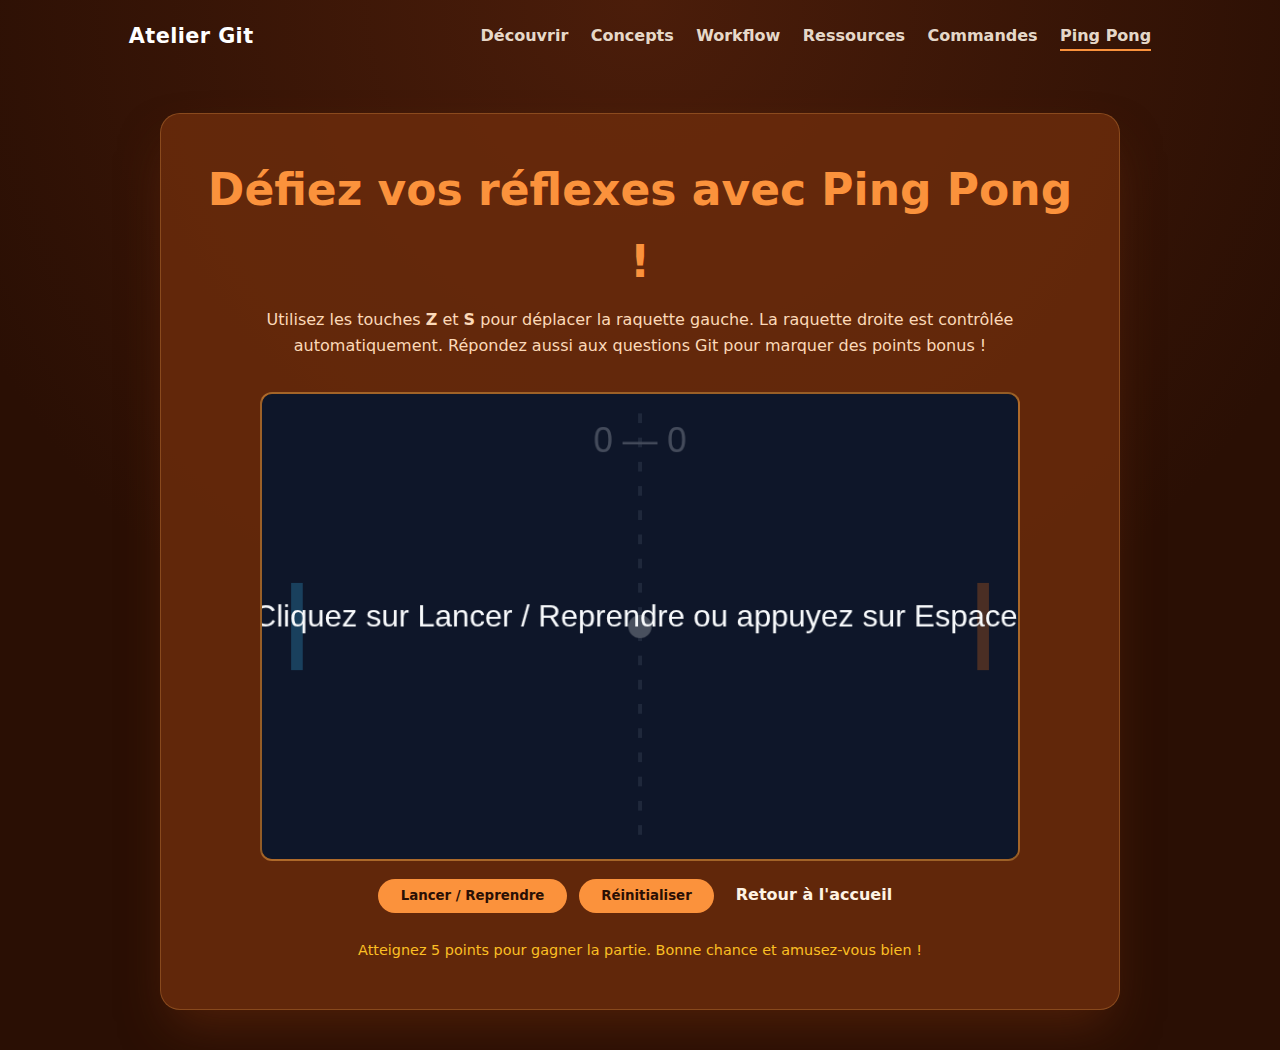
<file: pingpong/index.html>
<!DOCTYPE html>
<html lang="fr">
<head>
    <meta charset="UTF-8">
    <meta name="viewport" content="width=device-width, initial-scale=1.0">
    <!-- CHANGEMENT ICI: Titre un peu plus fun -->
    <title>Mini-jeu Ping Pong - Défi Git</title>
    <link rel="stylesheet" href="../styles.css">
    <link rel="stylesheet" href="style.css">
</head>
<body>
    <header class="game-topbar">
        <nav class="top-nav">
            <a class="logo" href="../index.html">Atelier Git</a>
            <ul class="nav-links">
                <li><a href="../index.html#intro">Découvrir</a></li>
                <li><a href="../index.html#concepts">Concepts</a></li>
                <li><a href="../index.html#workflow">Workflow</a></li>
                <li><a href="../index.html#ressources">Ressources</a></li>
                <li><a href="../commandes.html">Commandes</a></li>
                <li><a class="active" href="index.html">Ping Pong</a></li>
            </ul>
        </nav>
    </header>
    <main class="game-wrapper">
        <header class="game-header">
            <!-- CHANGEMENT ICI: Titre un peu plus dynamique -->
            <h1>Défiez vos réflexes avec Ping Pong !</h1>
            <!-- CHANGEMENT ICI: Description plus engageante -->
            <p>Utilisez les touches <strong>Z</strong> et <strong>S</strong> pour déplacer la raquette gauche. La raquette droite est contrôlée automatiquement. Répondez aussi aux questions Git pour marquer des points bonus !</p>
        </header>
        <section class="game-area">
            <canvas id="pong" width="780" height="480" aria-label="Table de ping pong"></canvas>
            <div class="quiz-overlay" id="quizOverlay" aria-hidden="true">
                <div class="quiz-card" role="dialog" aria-modal="true" aria-labelledby="quizHeading">
                    <h2 id="quizHeading">Question Git</h2>
                    <p id="quizQuestion" class="quiz-question"></p>
                    <div id="quizOptions" class="quiz-options" role="group" aria-label="Choix de réponses"></div>
                    <p id="quizFeedback" class="quiz-feedback" aria-live="polite"></p>
                    <button id="quizContinue" class="quiz-continue" type="button" hidden>Continuer la partie</button>
                </div>
            </div>
            <div class="controls">
                <button id="startButton" type="button">Lancer / Reprendre</button>
                <button id="resetButton" type="button">Réinitialiser</button>
                <a class="back-link" href="../index.html">Retour à l'accueil</a>
            </div>
        </section>
        <footer class="game-footer">
            <!-- CHANGEMENT ICI: Texte plus chaleureux -->
            <p>Atteignez 5 points pour gagner la partie. Bonne chance et amusez-vous bien !</p>
        </footer>
    </main>
    <script src="game.js"></script>
</body>
</html>
</file>
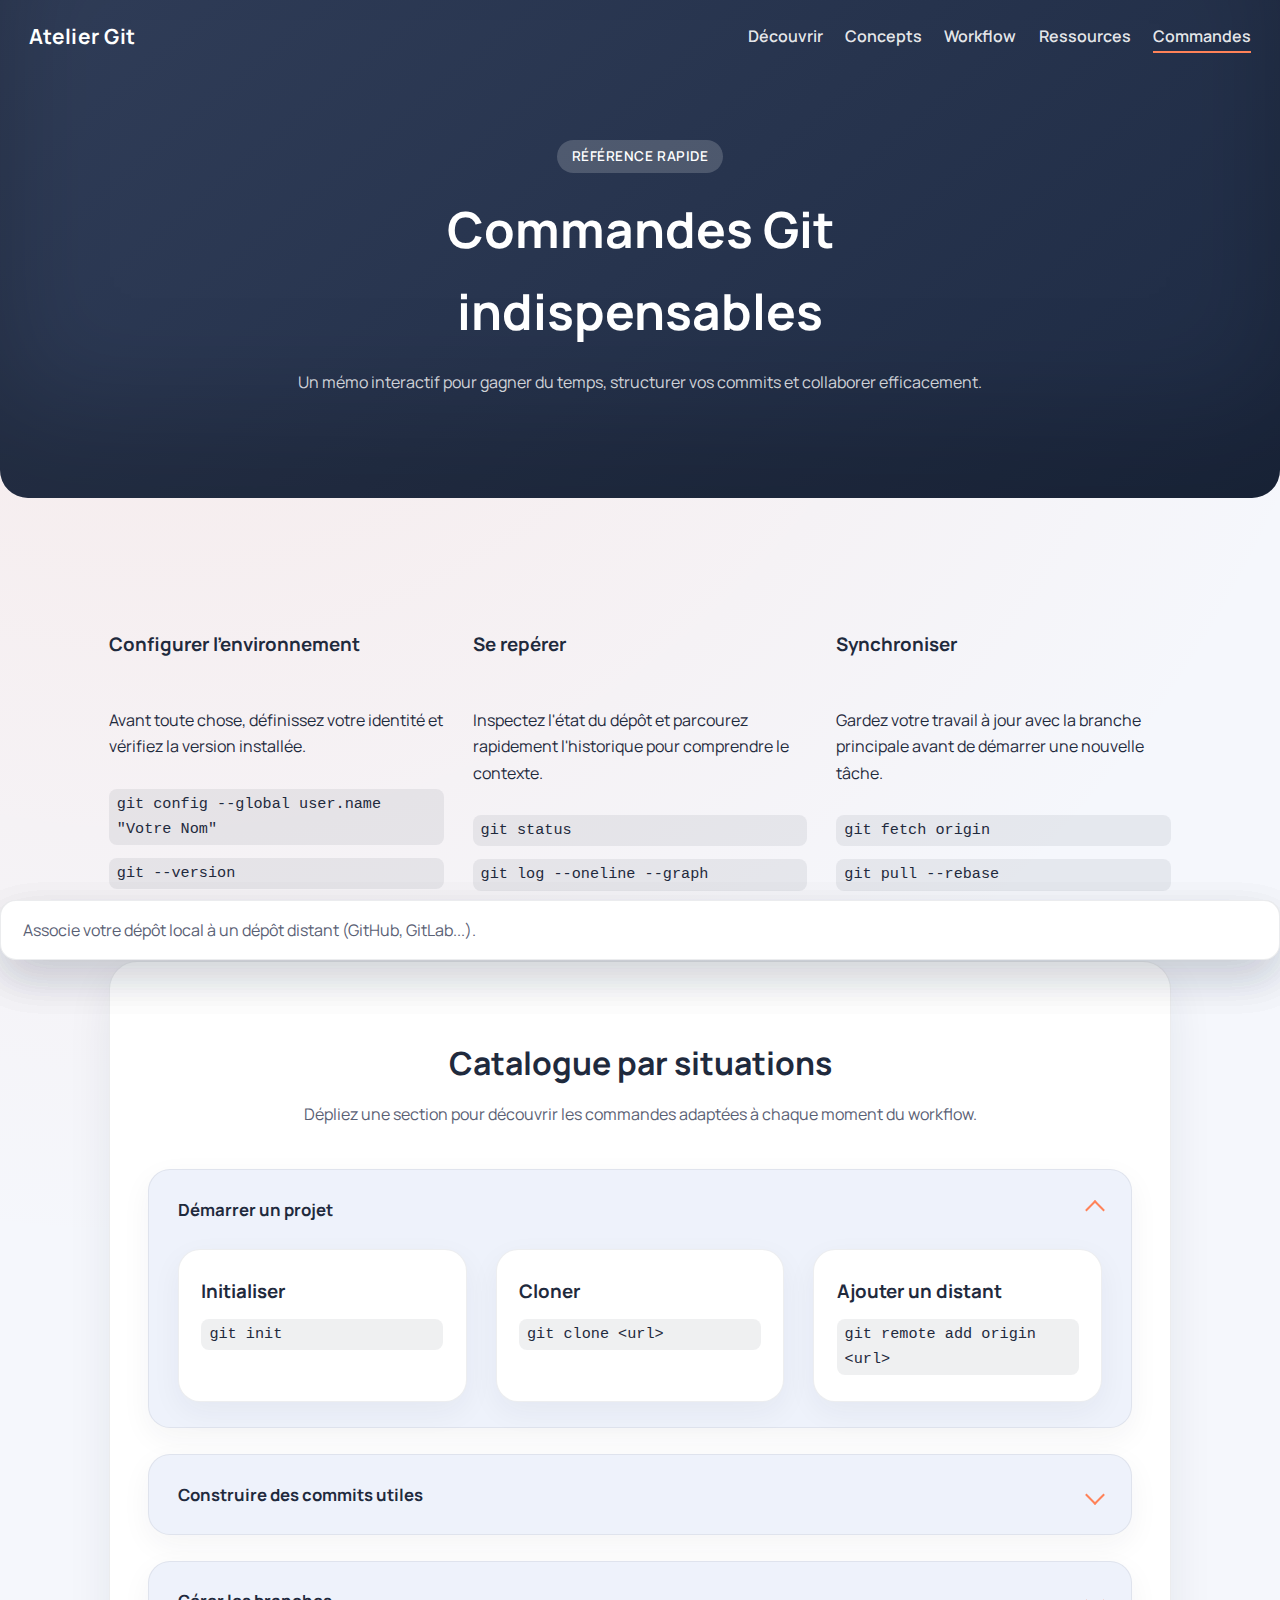
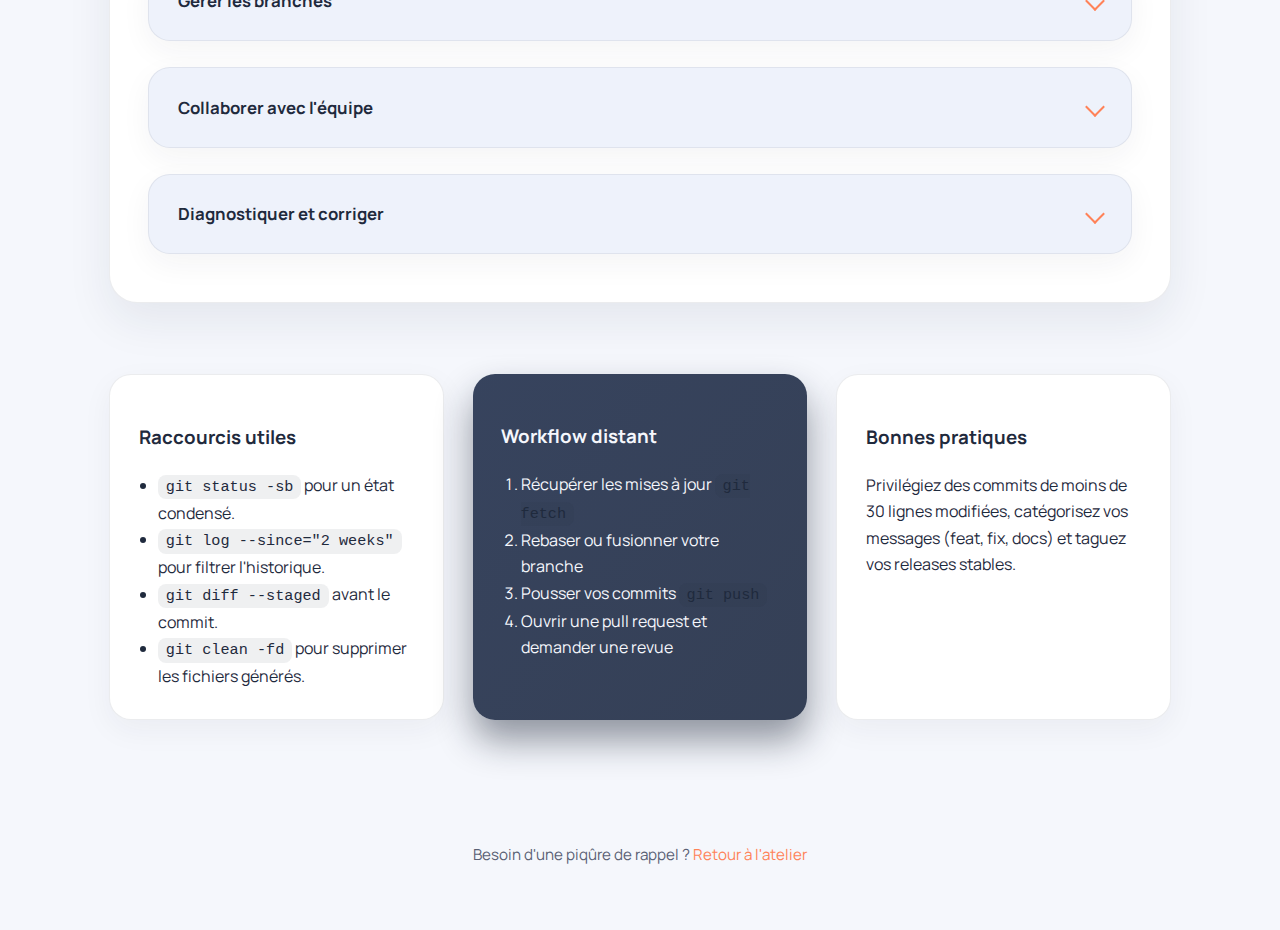
<file: commandes.html>
<!DOCTYPE html>
<html lang="fr">
<head>
    <meta charset="UTF-8">
    <meta name="viewport" content="width=device-width, initial-scale=1.0">
    <title>Atelier Git — Commandes essentielles</title>
    <link rel="preconnect" href="https://fonts.googleapis.com">
    <link rel="preconnect" href="https://fonts.gstatic.com" crossorigin>
    <link href="https://fonts.googleapis.com/css2?family=Manrope:wght@400;600;700&display=swap" rel="stylesheet">
    <link rel="stylesheet" href="styles.css">
</head>
<body>
    <header class="page-hero">
        <nav class="top-nav">
            <a class="logo" href="index.html">Atelier Git</a>
            <ul class="nav-links">
                <li><a href="index.html#intro">Découvrir</a></li>
                <li><a href="index.html#concepts">Concepts</a></li>
                <li><a href="index.html#workflow">Workflow</a></li>
                <li><a href="index.html#ressources">Ressources</a></li>
                <li><a class="active" href="commandes.html">Commandes</a></li>
            </ul>
        </nav>
        <div class="page-title">
            <span class="badge">Référence rapide</span>
            <h1>Commandes Git indispensables</h1>
            <p>Un mémo interactif pour gagner du temps, structurer vos commits et collaborer efficacement.</p>
        </div>
    </header>

    <main class="content">
        <section class="section command-intro">
            <div class="intro-grid">
                <article>
                    <h3>Configurer l'environnement</h3>
                    <p>Avant toute chose, définissez votre identité et vérifiez la version installée.</p>
                    <code>git config --global user.name "Votre Nom"</code>
                    <code>git --version</code>
                </article>
                <article>
                    <h3>Se repérer</h3>
                    <p>Inspectez l'état du dépôt et parcourez rapidement l'historique pour comprendre le contexte.</p>
                    <code>git status</code>
                    <code>git log --oneline --graph</code>
                </article>
                <article>
                    <h3>Synchroniser</h3>
                    <p>Gardez votre travail à jour avec la branche principale avant de démarrer une nouvelle tâche.</p>
                    <code>git fetch origin</code>
                    <code>git pull --rebase</code>
                </article>
            </div>
        </section>

        <section class="section command-catalog">
            <div class="section-heading">
                <h2>Catalogue par situations</h2>
                <p>Dépliez une section pour découvrir les commandes adaptées à chaque moment du workflow.</p>
            </div>
            <div class="command-groups">
                <details open>
                    <summary>Démarrer un projet</summary>
                    <div class="command-list">
                        <article class="command-card">
                            <h3>Initialiser</h3>
                            <code>git init</code>
                            <p>Crée un nouveau dépôt Git vide dans le dossier courant.</p>
                        </article>
                        <article class="command-card">
                            <h3>Cloner</h3>
                            <code>git clone &lt;url&gt;</code>
                            <p>Télécharge un dépôt existant et configure l'origine distante.</p>
                        </article>
                        <article class="command-card">
                            <h3>Ajouter un distant</h3>
                            <code>git remote add origin &lt;url&gt;</code>
                            <p>Associe votre dépôt local à un dépôt distant (GitHub, GitLab...).</p>
                        </article>
                    </div>
                </details>

                <details>
                    <summary>Construire des commits utiles</summary>
                    <div class="command-list">
                        <article class="command-card">
                            <h3>Préparer</h3>
                            <code>git add &lt;fichier&gt;</code>
                            <p>Place les modifications dans l'index avant de les enregistrer.</p>
                        </article>
                        <article class="command-card">
                            <h3>Valider</h3>
                            <code>git commit -m "message"</code>
                            <p>Enregistre les changements dans l'historique avec un message clair.</p>
                        </article>
                        <article class="command-card">
                            <h3>Corriger</h3>
                            <code>git commit --amend</code>
                            <p>Modifie le dernier commit (message ou contenu) sans en créer un nouveau.</p>
                        </article>
                        <article class="command-card">
                            <h3>Mettre de côté</h3>
                            <code>git stash push -m "note"</code>
                            <p>Sauvegarde vos modifications en cours pour revenir sur une base propre.</p>
                        </article>
                    </div>
                </details>

                <details>
                    <summary>Gérer les branches</summary>
                    <div class="command-list">
                        <article class="command-card">
                            <h3>Créer une branche</h3>
                            <code>git checkout -b feature/ui</code>
                            <p>Crée et bascule sur une nouvelle branche pour isoler votre travail.</p>
                        </article>
                        <article class="command-card">
                            <h3>Changer de branche</h3>
                            <code>git switch feature/ui</code>
                            <p>Basculer vers une branche existante. Alternative moderne à <code>checkout</code>.</p>
                        </article>
                        <article class="command-card">
                            <h3>Fusionner</h3>
                            <code>git merge feature/ui</code>
                            <p>Intègre les commits de la branche cible dans la branche courante.</p>
                        </article>
                        <article class="command-card">
                            <h3>Réécrire proprement</h3>
                            <code>git rebase main</code>
                            <p>Rejoue vos commits par-dessus la branche principale pour un historique linéaire.</p>
                        </article>
                    </div>
                </details>

                <details>
                    <summary>Collaborer avec l'équipe</summary>
                    <div class="command-list">
                        <article class="command-card">
                            <h3>Publier</h3>
                            <code>git push -u origin feature/ui</code>
                            <p>Envoie vos commits et définit la branche distante par défaut.</p>
                        </article>
                        <article class="command-card">
                            <h3>Mettre à jour</h3>
                            <code>git pull --rebase</code>
                            <p>Récupère les nouveautés distantes et réapplique vos commits par-dessus.</p>
                        </article>
                        <article class="command-card">
                            <h3>Suivre une branche distante</h3>
                            <code>git fetch origin feature/ui</code>
                            <p>Télécharge la branche distante sans fusion automatique.</p>
                        </article>
                        <article class="command-card">
                            <h3>Étiqueter une release</h3>
                            <code>git tag v1.0.0</code>
                            <p>Crée un repère pour une version stable. Poussez-le avec <code>git push origin --tags</code>.</p>
                        </article>
                    </div>
                </details>

                <details>
                    <summary>Diagnostiquer et corriger</summary>
                    <div class="command-list">
                        <article class="command-card">
                            <h3>Comparer</h3>
                            <code>git diff main..feature/ui</code>
                            <p>Affiche les différences entre deux branches ou commits.</p>
                        </article>
                        <article class="command-card">
                            <h3>Blâmer</h3>
                            <code>git blame fichier.js</code>
                            <p>Identifie l'auteur et le commit à l'origine de chaque ligne.</p>
                        </article>
                        <article class="command-card">
                            <h3>Trouver un bug</h3>
                            <code>git bisect</code>
                            <p>Automatise la recherche du commit fautif en testant des points intermédiaires.</p>
                        </article>
                        <article class="command-card">
                            <h3>Retrouver un état</h3>
                            <code>git reflog</code>
                            <p>Liste toutes les positions récentes de HEAD pour récupérer un travail perdu.</p>
                        </article>
                    </div>
                </details>
            </div>
        </section>

        <section class="section memo">
            <div class="memo-grid">
                <article class="memo-card">
                    <h3>Raccourcis utiles</h3>
                    <ul>
                        <li><code>git status -sb</code> pour un état condensé.</li>
                        <li><code>git log --since="2 weeks"</code> pour filtrer l'historique.</li>
                        <li><code>git diff --staged</code> avant le commit.</li>
                        <li><code>git clean -fd</code> pour supprimer les fichiers générés.</li>
                    </ul>
                </article>
                <article class="memo-card accent">
                    <h3>Workflow distant</h3>
                    <ol>
                        <li>Récupérer les mises à jour <code>git fetch</code></li>
                        <li>Rebaser ou fusionner votre branche</li>
                        <li>Pousser vos commits <code>git push</code></li>
                        <li>Ouvrir une pull request et demander une revue</li>
                    </ol>
                </article>
                <article class="memo-card">
                    <h3>Bonnes pratiques</h3>
                    <p>Privilégiez des commits de moins de 30 lignes modifiées, catégorisez vos messages (feat, fix, docs) et taguez vos releases stables.</p>
                </article>
            </div>
        </section>
    </main>

    <footer class="site-footer">
        <p>Besoin d'une piqûre de rappel&nbsp;? <a href="index.html">Retour à l'atelier</a></p>
    </footer>
</body>
</html>
</file>
<file: styles.css>
:root {
    --accent: #ff8258;
    --accent-dark: #e46a41;
    --ink-900: #1f2a3d;
    --ink-700: #596074;
    --ink-400: #9aa3b8;
    --surface: #ffffff;
    --surface-soft: #eef2fb;
    --background: #f5f7fc;
    --border: rgba(31, 42, 61, 0.09);
    --shadow-soft: 0 18px 45px rgba(31, 42, 61, 0.08);
    --shadow-light: 0 10px 30px rgba(31, 42, 61, 0.05);
    --radius-xl: 28px;
    --radius-lg: 22px;
    --radius-md: 16px;
    --radius-sm: 10px;
}

* {
    box-sizing: border-box;
}

body {
    margin: 0;
    font-family: "Manrope", "Segoe UI", Roboto, sans-serif;
    background: radial-gradient(circle at 12% 0%, rgba(255, 146, 110, 0.15), transparent 45%),
                var(--background);
    color: var(--ink-900);
    line-height: 1.65;
    text-rendering: optimizeLegibility;
}

a {
    color: var(--accent);
    text-decoration: none;
}

a:hover {
    color: var(--accent-dark);
}

code {
    font-family: "SFMono-Regular", Consolas, "Liberation Mono", Menlo, monospace;
    background: rgba(31, 42, 61, 0.07);
    border-radius: 0.5rem;
    padding: 0.2rem 0.5rem;
    font-size: 0.95rem;
    color: var(--ink-900);
}

.badge {
    display: inline-flex;
    align-items: center;
    gap: 0.5rem;
    padding: 0.35rem 0.9rem;
    border-radius: 999px;
    background: rgba(255, 255, 255, 0.18);
    color: #ffffff;
    font-size: 0.85rem;
    font-weight: 600;
    letter-spacing: 0.04em;
    text-transform: uppercase;
}

.top-nav {
    display: flex;
    align-items: center;
    justify-content: space-between;
    gap: 1.5rem;
    padding: 1.2rem 1.8rem;
}

.logo {
    font-weight: 700;
    font-size: 1.3rem;
    letter-spacing: 0.02em;
    color: #ffffff;
}

.nav-links {
    list-style: none;
    display: flex;
    gap: 1.4rem;
    margin: 0;
    padding: 0;
}

.nav-links a {
    font-weight: 600;
    color: rgba(255, 255, 255, 0.9);
    padding-bottom: 0.25rem;
    border-bottom: 2px solid transparent;
    transition: border 0.2s ease, opacity 0.2s ease;
}

.nav-links a:hover,
.nav-links .active {
    border-color: var(--accent);
    opacity: 1;
}

.hero {
    background: linear-gradient(140deg, #2f3c57 0%, #1f2c45 55%, #182133 100%);
    border-bottom-left-radius: var(--radius-xl);
    border-bottom-right-radius: var(--radius-xl);
    color: #ffffff;
    overflow: hidden;
    padding-bottom: 4.6rem;
    box-shadow: inset 0 -90px 120px rgba(0, 0, 0, 0.18);
}

.hero-content {
    max-width: 760px;
    margin: 0 auto;
    text-align: center;
    padding: 4.6rem 1.8rem 3.2rem;
}

.hero-content h1 {
    font-size: clamp(2.4rem, 2.8vw + 1.7rem, 3.6rem);
    margin: 1rem 0 1.1rem;
}

.hero-content p {
    color: rgba(255, 255, 255, 0.82);
    font-size: 1.15rem;
    margin-bottom: 2.4rem;
}

.hero-actions {
    display: flex;
    flex-wrap: wrap;
    justify-content: center;
    gap: 1rem;
}

.cta-button,
.ghost-button {
    display: inline-flex;
    align-items: center;
    justify-content: center;
    border-radius: 40px;
    padding: 0.9rem 1.8rem;
    font-weight: 700;
    transition: transform 0.2s ease, box-shadow 0.2s ease, background 0.2s ease;
}

.cta-button {
    background: linear-gradient(130deg, var(--accent), #ff9c75);
    color: #ffffff;
    box-shadow: var(--shadow-light);
}

.cta-button:hover {
    transform: translateY(-3px);
    box-shadow: 0 18px 32px rgba(255, 130, 88, 0.3);
}

.ghost-button {
    border: 1px solid rgba(255, 255, 255, 0.45);
    color: #ffffff;
    background: transparent;
}

.ghost-button:hover {
    background: rgba(255, 255, 255, 0.08);
}

.hero-panels {
    max-width: 1040px;
    margin: 0 auto;
    padding: 0 1.8rem 3.4rem;
    display: grid;
    grid-template-columns: repeat(auto-fit, minmax(220px, 1fr));
    gap: 1.6rem;
}

.hero-panels article {
    background: rgba(255, 255, 255, 0.16);
    backdrop-filter: blur(16px);
    border: 1px solid rgba(255, 255, 255, 0.25);
    border-radius: var(--radius-lg);
    padding: 1.8rem;
    color: rgba(255, 255, 255, 0.9);
    box-shadow: 0 22px 36px rgba(10, 16, 28, 0.32);
}

.content {
    max-width: 1120px;
    margin: 0 auto;
    padding: 2.6rem 1.8rem 4.2rem;
}

.section {
    margin-top: 4.4rem;
}

.section-heading {
    max-width: 720px;
    margin: 0 auto 2.6rem;
    text-align: center;
}

.section-heading h2 {
    font-size: 2rem;
    margin-bottom: 0.75rem;
}

.section-heading p {
    margin: 0;
    color: var(--ink-700);
}

.overview-grid,
.concept-grid,
.resource-grid,
.practice-grid,
.faq-grid,
.intro-grid,
.command-list,
.memo-grid {
    display: grid;
    grid-template-columns: repeat(auto-fit, minmax(220px, 1fr));
    gap: 1.8rem;
}

.overview-grid article,
.resource-grid article,
.practice-card,
.memo-card {
    background: var(--surface);
    padding: 1.8rem;
    border-radius: var(--radius-lg);
    border: 1px solid var(--border);
    box-shadow: var(--shadow-light);
    transition: transform 0.2s ease, box-shadow 0.2s ease;
}

.overview-grid article:hover,
.resource-grid article:hover,
.practice-card:hover,
.memo-card:hover {
    transform: translateY(-4px);
    box-shadow: var(--shadow-soft);
}

/* ---- NOUVELLE VERSION ---- */
.concept-grid {
    display: flex;
    flex-wrap: wrap;
    gap: 1.8rem;
    justify-content: center;
}

.concept-grid details {
    position: relative;
    background: var(--surface);
    border-radius: var(--radius-lg);
    border: 1px solid var(--border);
    padding: 1.4rem 1.6rem;
    box-shadow: var(--shadow-light);
    width: 260px;
    transition: transform 0.25s ease, box-shadow 0.25s ease;
    overflow: visible;
}

.concept-grid details:hover {
    transform: translateY(-4px);
    box-shadow: 0 14px 28px rgba(31, 42, 61, 0.1);
}

summary {
    cursor: pointer;
    display: flex;
    align-items: center;
    justify-content: space-between;
    font-weight: 700;
    font-size: 1.05rem;
    color: var(--ink-900);
}

summary::-webkit-details-marker {
    display: none;
}

summary::after {
    content: "";
    width: 12px;
    height: 12px;
    border-right: 2px solid var(--accent);
    border-bottom: 2px solid var(--accent);
    transform: rotate(45deg);
    transition: transform 0.2s ease;
}

details[open] summary::after {
    transform: rotate(-135deg);
}

/* 💡 Contenu flottant */
details p {
    position: absolute;
    left: 0;
    top: 100%;
    width: 100%;
    background: var(--surface);
    border-radius: var(--radius-md);
    border: 1px solid var(--border);
    box-shadow: var(--shadow-soft);
    padding: 1rem 1.4rem;
    margin-top: 0.6rem;
    color: var(--ink-700);
    animation: expand 0.25s ease;
    z-index: 10;
}

@keyframes expand {
    from {
        opacity: 0;
        transform: translateY(-5px) scale(0.98);
    }
    to {
        opacity: 1;
        transform: translateY(0) scale(1);
    }
}

/* Pour éviter le chevauchement brutal quand plusieurs sont ouverts */
.concept-grid details[open] {
    z-index: 5;
}

details p em {
    color: var(--accent-dark);
    font-style: normal;
    font-weight: 600;
}

.workflow {
    background: var(--surface);
    border-radius: var(--radius-xl);
    padding: 3rem 2.6rem;
    border: 1px solid var(--border);
    box-shadow: var(--shadow-soft);
}

.workflow-steps {
    list-style: none;
    margin: 0;
    padding: 0;
    counter-reset: workflow;
    display: grid;
    grid-template-columns: repeat(auto-fit, minmax(240px, 1fr));
    gap: 1.8rem;
}

.workflow-steps li {
    counter-increment: workflow;
    padding: 2rem 1.6rem 1.6rem;
    border-radius: var(--radius-lg);
    background: var(--surface-soft);
    border: 1px solid rgba(31, 42, 61, 0.06);
    box-shadow: inset 0 0 0 1px rgba(255, 255, 255, 0.5);
    position: relative;
}

.workflow-steps li::before {
    content: counter(workflow);
    position: absolute;
    top: -24px;
    left: 24px;
    width: 48px;
    height: 48px;
    border-radius: 50%;
    background: linear-gradient(130deg, var(--accent), #ff9c75);
    color: #ffffff;
    font-size: 1.1rem;
    font-weight: 700;
    display: grid;
    place-items: center;
    box-shadow: 0 16px 28px rgba(255, 130, 88, 0.28);
}

.workflow-steps h3 {
    margin-top: 0.8rem;
    margin-bottom: 0.6rem;
}

.workflow-steps p {
    margin: 0;
    color: var(--ink-700);
}

.practice-card { position: relative; }

.practice-card.accent {
    background: linear-gradient(135deg, rgba(47, 60, 87, 0.96), rgba(28, 39, 60, 0.92));
    color: #f5f7fc;
    border: none;
    box-shadow: 0 20px 36px rgba(18, 26, 44, 0.45);
}

.check-item {
    display: flex;
    align-items: center;
    gap: 0.75rem;
    padding: 0.65rem 0.85rem;
    border-radius: var(--radius-sm);
    background: rgba(255, 255, 255, 0.08);
    margin-top: 0.6rem;
    font-weight: 600;
}

.check-item input {
    width: 18px;
    height: 18px;
    accent-color: var(--accent);
}

.faq-grid {
    grid-template-columns: repeat(auto-fit, minmax(260px, 1fr));
}

.resources {
    margin-bottom: 2rem;
}

.page-hero {
    background: linear-gradient(140deg, #303d58, #1e2b44);
    color: #ffffff;
    border-bottom-left-radius: var(--radius-xl);
    border-bottom-right-radius: var(--radius-xl);
    padding-bottom: 3.6rem;
    box-shadow: inset 0 -90px 110px rgba(0, 0, 0, 0.22);
}

.page-title {
    max-width: 760px;
    margin: 0 auto;
    text-align: center;
    padding: 4.2rem 1.8rem 2.8rem;
}

.page-title h1 {
    font-size: clamp(2.2rem, 2.4vw + 1.6rem, 3.1rem);
    margin: 1rem 0;
}

.page-title p {
    margin: 0;
    color: rgba(255, 255, 255, 0.8);
}

.command-intro .intro-grid article {
    display: flex;
    flex-direction: column;
    gap: 0.8rem;
}

.command-intro code {
    display: inline-block;
}

.command-catalog {
    background: var(--surface);
    border-radius: var(--radius-xl);
    padding: 3rem 2.4rem;
    border: 1px solid var(--border);
    box-shadow: var(--shadow-soft);
}

.command-groups details {
    background: var(--surface-soft);
    border-radius: var(--radius-lg);
    border: 1px solid rgba(31, 42, 61, 0.07);
    padding: 1.6rem 1.8rem;
    box-shadow: var(--shadow-light);
    transition: transform 0.2s ease, box-shadow 0.2s ease;
}

.command-groups details + details {
    margin-top: 1.6rem;
}

.command-groups details:hover {
    transform: translateY(-3px);
    box-shadow: 0 18px 32px rgba(31, 42, 61, 0.12);
}

.command-list {
    margin-top: 1.6rem;
}

.command-card {
    background: var(--surface);
    border-radius: var(--radius-lg);
    border: 1px solid rgba(31, 42, 61, 0.08);
    padding: 1.6rem 1.4rem;
    box-shadow: var(--shadow-light);
    display: flex;
    flex-direction: column;
    gap: 0.75rem;
}

.command-card h3 {
    margin: 0;
}

.command-card p {
    margin: 0;
    color: var(--ink-700);
}

.memo-card.accent {
    background: linear-gradient(130deg, rgba(47, 60, 87, 0.96), rgba(32, 44, 68, 0.9));
    color: #f5f7fc;
    border: none;
    box-shadow: 0 20px 36px rgba(18, 26, 44, 0.45);
}

.memo-card ul,
.memo-card ol {
    margin: 1rem 0 0;
    padding-left: 1.2rem;
    color: inherit;
}

.site-footer {
    text-align: center;
    padding: 2.5rem 1.8rem 3rem;
    font-size: 0.95rem;
    color: var(--ink-700);
}

.site-footer a { color: var(--accent); }

@media (max-width: 960px) {
    .nav-links {
        flex-wrap: wrap;
        justify-content: flex-end;
    }

    .hero,
    .page-hero {
        border-bottom-left-radius: 42px;
        border-bottom-right-radius: 42px;
    }

    .workflow-steps {
        grid-template-columns: repeat(auto-fit, minmax(220px, 1fr));
    }
}

@media (max-width: 640px) {
    .hero-content {
        padding-top: 3.6rem;
    }

    .hero-panels {
        grid-template-columns: 1fr;
    }

    .overview-grid,
    .concept-grid,
    .resource-grid,
    .practice-grid,
    .faq-grid,
    .intro-grid,
    .command-list,
    .memo-grid {
        grid-template-columns: 1fr;
    }

    .workflow {
        padding: 2.4rem 1.6rem;
    }

    .workflow-steps {
        grid-template-columns: 1fr;
    }

    .command-catalog {
        padding: 2.6rem 1.6rem;
    }
}
</file>
<file: pingpong/style.css>
* {
    box-sizing: border-box;
    font-family: 'Manrope', system-ui, -apple-system, BlinkMacSystemFont, 'Segoe UI', sans-serif;
}

body {
    margin: 0;
    min-height: 100vh;
    display: flex;
    flex-direction: column;
    align-items: stretch;
    /* Changement : fond dégradé chaud */
    background: radial-gradient(circle at top, #4b1d0a, #2a0f04 60%);
    color: #fef3e4;
}
g
/* Topbar avec dégradé chaud */
.game-topbar {
    background: linear-gradient(140deg, #6b2c0c, #a04113);
    border-bottom: 1px solid rgba(255, 178, 89, 0.3);
    box-shadow: 0 14px 28px -18px rgba(107, 44, 12, 0.8);
}

.game-topbar .top-nav {
    max-width: min(1080px, 94vw);
    margin: 0 auto;
}

.game-topbar .nav-links a {
    color: rgba(254, 243, 228, 0.9);
}

.game-topbar .nav-links .active {
    border-color: #fb923c; /* orange vif */
}

.game-wrapper {
    width: min(960px, 92vw);
    padding: 2.5rem 2rem 2rem;
    /* fond semi-transparent chaud */
    background: rgba(107, 44, 12, 0.85);
    border: 1px solid rgba(255, 178, 89, 0.25);
    border-radius: 20px;
    box-shadow: 0 25px 50px -12px rgba(107, 44, 12, 0.6);
    margin: 2.5rem auto;
}

/* Footer avec texte chaud */
.game-footer {
    text-align: center;
    margin-top: 1.5rem;
    color: #fbbf24; /* jaune orangé */
    font-size: 0.9rem;
}

.game-header {
    text-align: center;
    margin-bottom: 2rem;
}

.game-header h1 {
    margin: 0 0 0.5rem;
    /* texte chaud */
    color: #fb923c;
    font-size: clamp(2rem, 5vw, 2.75rem);
}

.game-header p {
    margin: 0;
    color: #fcd9b8;
}

.game-area {
    display: grid;
    gap: 1rem;
    justify-items: center;
    position: relative;
}

#pong {
    width: 100%;
    max-width: 760px;
    background: linear-gradient(135deg, #7a3b0a, #4a2203);
    border: 2px solid rgba(255, 178, 89, 0.4);
    border-radius: 12px;
}

.quiz-overlay {
    position: absolute;
    inset: 0;
    display: flex;
    align-items: center;
    justify-content: center;
    padding: 1.5rem;
    background: rgba(42, 15, 4, 0.78);
    opacity: 0;
    pointer-events: none;
    transition: opacity 0.25s ease;
}

.quiz-overlay.visible {
    opacity: 1;
    pointer-events: auto;
}

.quiz-card {
    width: min(520px, 100%);
    background: radial-gradient(circle at top, rgba(122, 59, 10, 0.95), rgba(107, 44, 12, 0.95));
    border: 1px solid rgba(255, 178, 89, 0.35);
    border-radius: 18px;
    padding: 2rem 1.75rem;
    box-shadow: 0 30px 45px -25px rgba(42, 15, 4, 0.9);
    text-align: left;
    color: #fef3e4;
}

.quiz-card h2 {
    margin: 0 0 0.75rem;
    font-size: clamp(1.6rem, 3.5vw, 1.9rem);
}

.quiz-question {
    margin: 0 0 1.25rem;
    color: #fcd9b8;
    line-height: 1.5;
}

.quiz-options {
    display: grid;
    gap: 0.75rem;
    margin-bottom: 1.25rem;
}

.quiz-options button {
    border: 1px solid rgba(255, 178, 89, 0.3);
    border-radius: 12px;
    padding: 0.75rem 1rem;
    background: rgba(255, 178, 89, 0.08);
    color: #fef3e4;
    text-align: left;
    font-size: 1rem;
    cursor: pointer;
    transition: transform 0.15s ease, border-color 0.2s ease, background 0.2s ease;
}

.quiz-options button:hover {
    transform: translateX(4px);
    border-color: rgba(251, 146, 60, 0.6);
    background: rgba(251, 146, 60, 0.12);
}

.quiz-options button:disabled {
    cursor: default;
    opacity: 0.9;
    transform: none;
}

.quiz-options button.is-correct {
    border-color: rgba(132, 204, 22, 0.75);
    background: rgba(132, 204, 22, 0.2);
    color: #d9f99d;
}

.quiz-options button.is-incorrect {
    border-color: rgba(239, 68, 68, 0.7);
    background: rgba(239, 68, 68, 0.2);
    color: #fecaca;
}

.quiz-feedback {
    min-height: 1.5rem;
    margin: 0 0 1rem;
    font-weight: 600;
    color: #fef3e4;
}

.quiz-feedback.positive {
    color: #a3e635;
}

.quiz-feedback.negative {
    color: #f87171;
}

.quiz-continue {
    padding: 0.65rem 1.4rem;
    border-radius: 999px;
    border: none;
    font-weight: 700;
    background: linear-gradient(130deg, #fb923c, #f97316);
    color: #2a0f04;
    cursor: pointer;
    box-shadow: 0 18px 32px rgba(249, 115, 22, 0.38);
}

.quiz-continue:hover {
    transform: translateY(-1px);
}

.controls {
    display: flex;
    flex-wrap: wrap;
    gap: 0.75rem;
    justify-content: center;
    align-items: center;
}

.controls button {
    padding: 0.6rem 1.4rem;
    border-radius: 999px;
    border: none;
    background: #fb923c;
    color: #2a0f04;
    font-weight: 700;
    cursor: pointer;
    transition: transform 0.15s ease, box-shadow 0.2s ease;
}

.controls button:hover {
    transform: translateY(-1px);
    box-shadow: 0 12px 20px -10px rgba(251, 146, 60, 0.7);
}

.controls button:active {
    transform: translateY(0);
    box-shadow: none;
}

.back-link {
    color: #fef3e4;
    text-decoration: none;
    font-weight: 600;
    padding: 0.3rem 0.6rem;
    border-bottom: 2px solid transparent;
    transition: border-color 0.2s ease;
}

.back-link:hover {
    border-color: #fb923c;
}

@media (max-width: 600px) {
    .game-wrapper {
        padding: 2rem 1.25rem 1.5rem;
    }

    .controls {
        flex-direction: column;
    }
}
</file>
